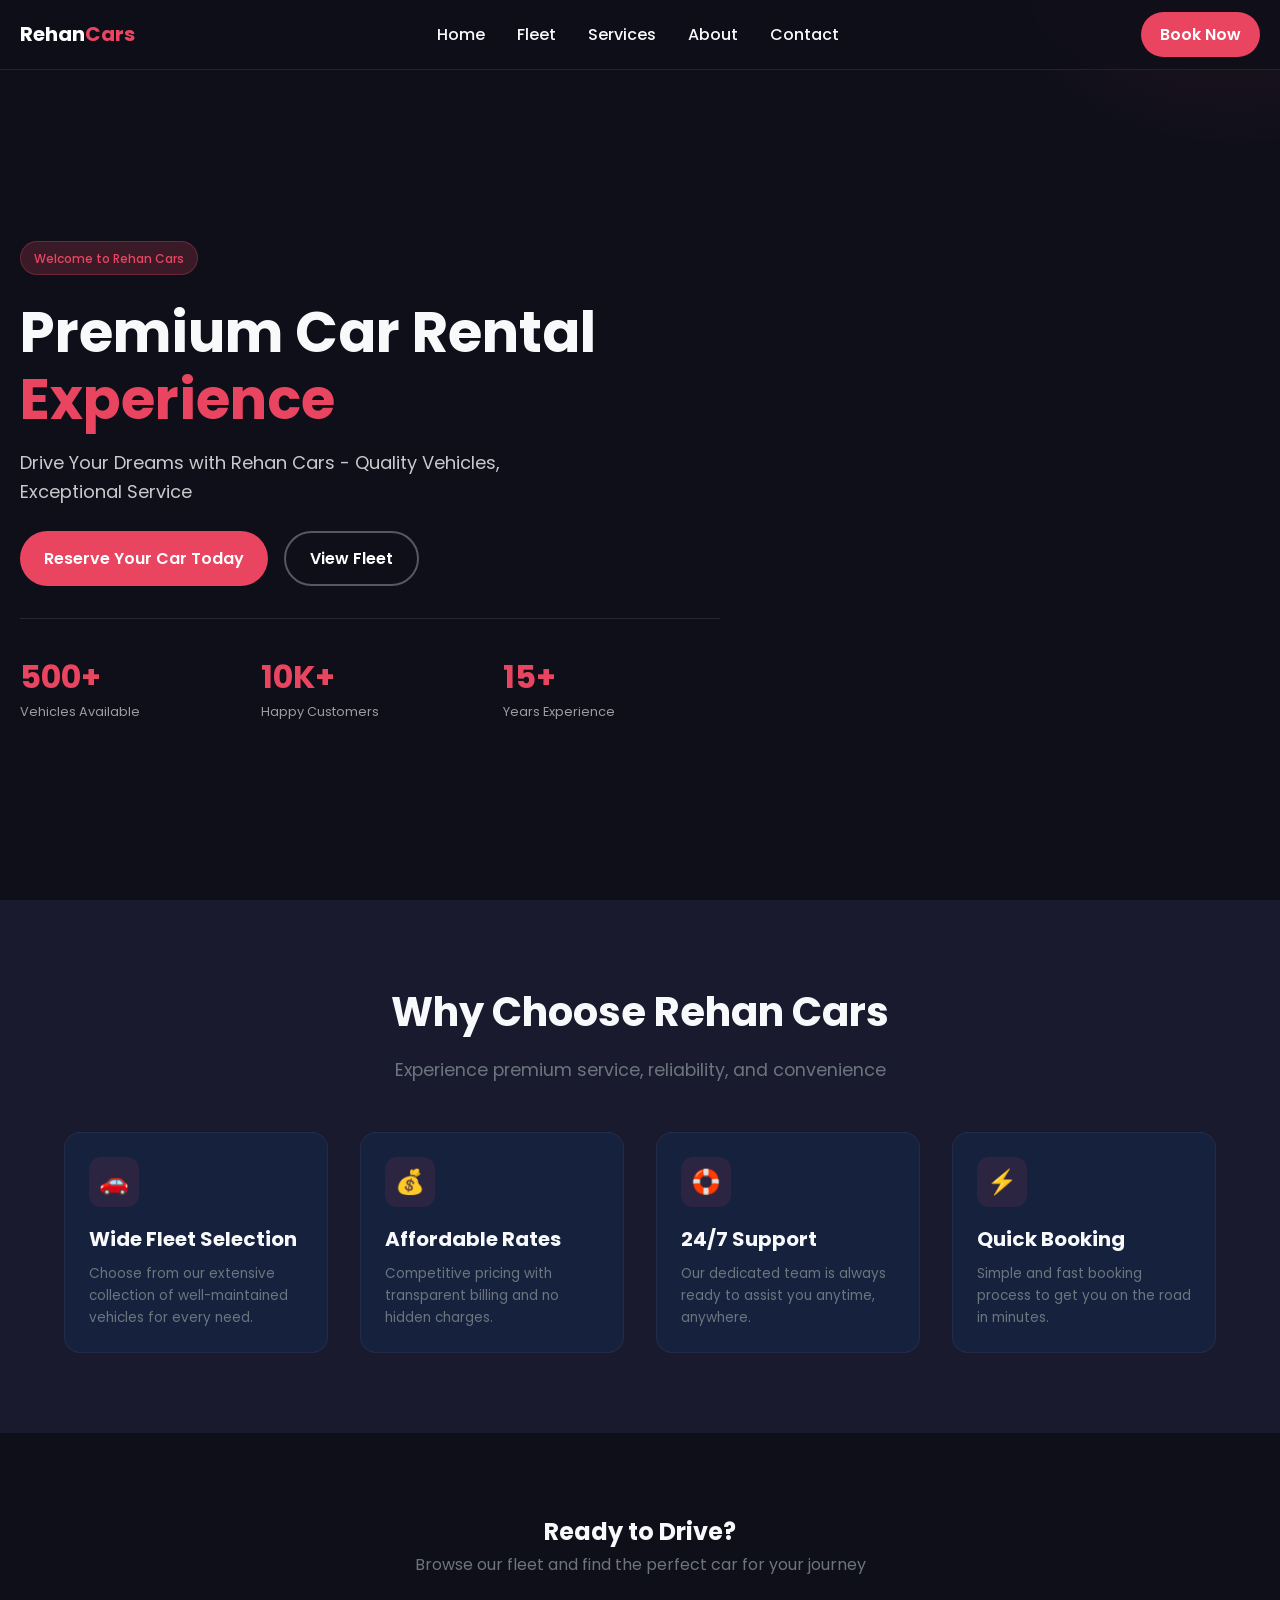
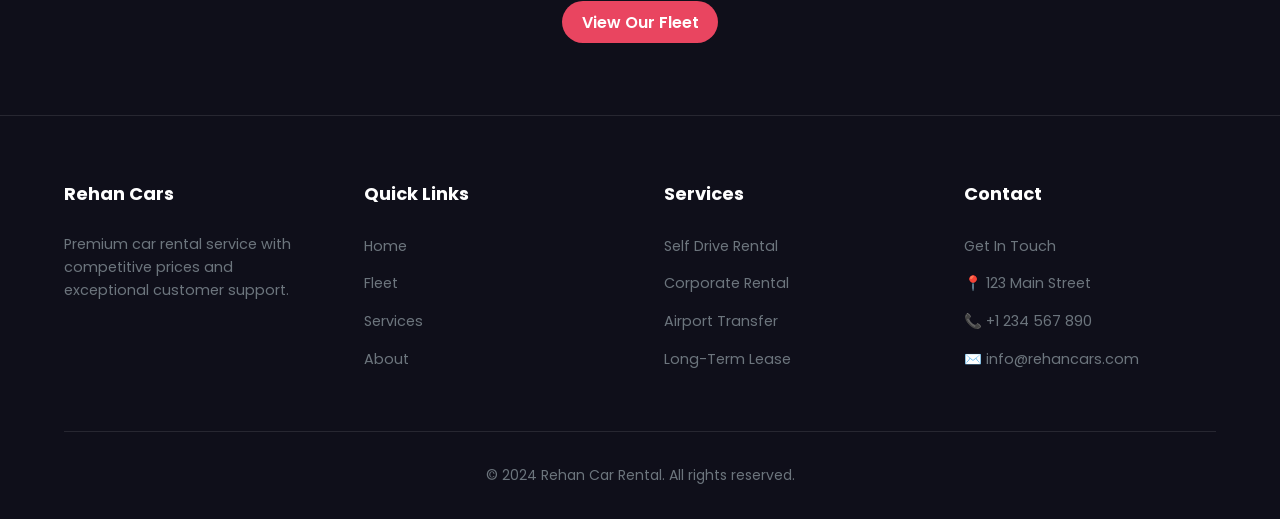
<file: index.html>
<!DOCTYPE html>
<html lang="en">
<head>
    <meta charset="UTF-8">
    <meta name="viewport" content="width=device-width, initial-scale=1.0">
    <title>Rehan Car Rental - Premium Vehicle Rentals</title>
    <link rel="preconnect" href="https://fonts.googleapis.com">
    <link rel="preconnect" href="https://fonts.gstatic.com" crossorigin>
    <link rel="stylesheet" href="style.css">
    <link href="https://fonts.googleapis.com/css2?family=Poppins:wght@300;400;500;600;700&display=swap" rel="stylesheet">
</head>
<body>
    <header>
        <a href="index.html" class="logo">Rehan<span>Cars</span></a>
        <nav>
            <ul>
                <li><a href="index.html" class="active">Home</a></li>
                <li><a href="fleet.html">Fleet</a></li>
                <li><a href="services.html">Services</a></li>
                <li><a href="about.html">About</a></li>
                <li><a href="contact.html">Contact</a></li>
            </ul>
        </nav>
        <div class="hamburger" onclick="toggleMenu()">
            <span></span>
            <span></span>
            <span></span>
        </div>
        <a href="contact.html" class="cta-btn">Book Now</a>
    </header>

    <nav class="mobile-nav" id="mobileNav">
        <a href="index.html" class="active">Home</a>
        <a href="fleet.html">Fleet</a>
        <a href="services.html">Services</a>
        <a href="about.html">About</a>
        <a href="contact.html">Contact</a>
    </nav>

    <section class="hero">
        <div class="hero-content">
            <div class="hero-badge">Welcome to Rehan Cars</div>
            <h1>Premium Car Rental <span>Experience</span></h1>
            <p>Drive Your Dreams with Rehan Cars - Quality Vehicles, Exceptional Service</p>
            <div class="hero-buttons">
                <a href="contact.html" class="btn-primary">Reserve Your Car Today</a>
                <a href="fleet.html" class="btn-secondary">View Fleet</a>
            </div>
            <div class="stats">
                <div class="stat-item">
                    <h3>500+</h3>
                    <p>Vehicles Available</p>
                </div>
                <div class="stat-item">
                    <h3>10K+</h3>
                    <p>Happy Customers</p>
                </div>
                <div class="stat-item">
                    <h3>15+</h3>
                    <p>Years Experience</p>
                </div>
            </div>
        </div>
    </section>

    <section class="section section-dark">
        <div class="section-header">
            <h2>Why Choose <span>Rehan Cars</span></h2>
            <p>Experience premium service, reliability, and convenience</p>
        </div>
        <div class="grid-4" style="max-width: 1200px; margin: 0 auto;">
            <div class="card">
                <div class="card-icon">🚗</div>
                <h3>Wide Fleet Selection</h3>
                <p>Choose from our extensive collection of well-maintained vehicles for every need.</p>
            </div>
            <div class="card">
                <div class="card-icon">💰</div>
                <h3>Affordable Rates</h3>
                <p>Competitive pricing with transparent billing and no hidden charges.</p>
            </div>
            <div class="card">
                <div class="card-icon">🛟</div>
                <h3>24/7 Support</h3>
                <p>Our dedicated team is always ready to assist you anytime, anywhere.</p>
            </div>
            <div class="card">
                <div class="card-icon">⚡</div>
                <h3>Quick Booking</h3>
                <p>Simple and fast booking process to get you on the road in minutes.</p>
            </div>
        </div>
    </section>

    <section class="section section-light">
        <div style="max-width: 800px; margin: 0 auto; text-align: center; padding: 0 1.25rem;">
            <h2>Ready to Drive?</h2>
            <p style="color: var(--text-muted); margin-bottom: 2rem;">Browse our fleet and find the perfect car for your journey</p>
            <a href="fleet.html" class="cta-btn">View Our Fleet</a>
        </div>
    </section>

    <footer>
        <div class="footer-grid">
            <div class="footer-col">
                <h4>Rehan Cars</h4>
                <p style="color: var(--text-muted); font-size: 0.9rem;">Premium car rental service with competitive prices and exceptional customer support.</p>
            </div>
            <div class="footer-col">
                <h4>Quick Links</h4>
                <ul>
                    <li><a href="index.html">Home</a></li>
                    <li><a href="fleet.html">Fleet</a></li>
                    <li><a href="services.html">Services</a></li>
                    <li><a href="about.html">About</a></li>
                </ul>
            </div>
            <div class="footer-col">
                <h4>Services</h4>
                <ul>
                    <li><a href="services.html">Self Drive Rental</a></li>
                    <li><a href="services.html">Corporate Rental</a></li>
                    <li><a href="services.html">Airport Transfer</a></li>
                    <li><a href="services.html">Long-Term Lease</a></li>
                </ul>
            </div>
            <div class="footer-col">
                <h4>Contact</h4>
                <ul>
                    <li><a href="contact.html">Get In Touch</a></li>
                    <li><a href="contact.html">📍 123 Main Street</a></li>
                    <li><a href="tel:+1234567890">📞 +1 234 567 890</a></li>
                    <li><a href="mailto:info@rehancars.com">✉️ info@rehancars.com</a></li>
                </ul>
            </div>
        </div>
        <div class="footer-bottom">
            <p>&copy; 2024 Rehan Car Rental. All rights reserved.</p>
        </div>
    </footer>

    <script>
        function toggleMenu() {
            const hamburger = document.querySelector('.hamburger');
            const mobileNav = document.getElementById('mobileNav');
            hamburger.classList.toggle('active');
            mobileNav.classList.toggle('active');
        }

        // Close menu when a link is clicked
        document.querySelectorAll('.mobile-nav a').forEach(link => {
            link.addEventListener('click', () => {
                document.querySelector('.hamburger').classList.remove('active');
                document.getElementById('mobileNav').classList.remove('active');
            });
        });
    </script>
</body>
</html>
</file>
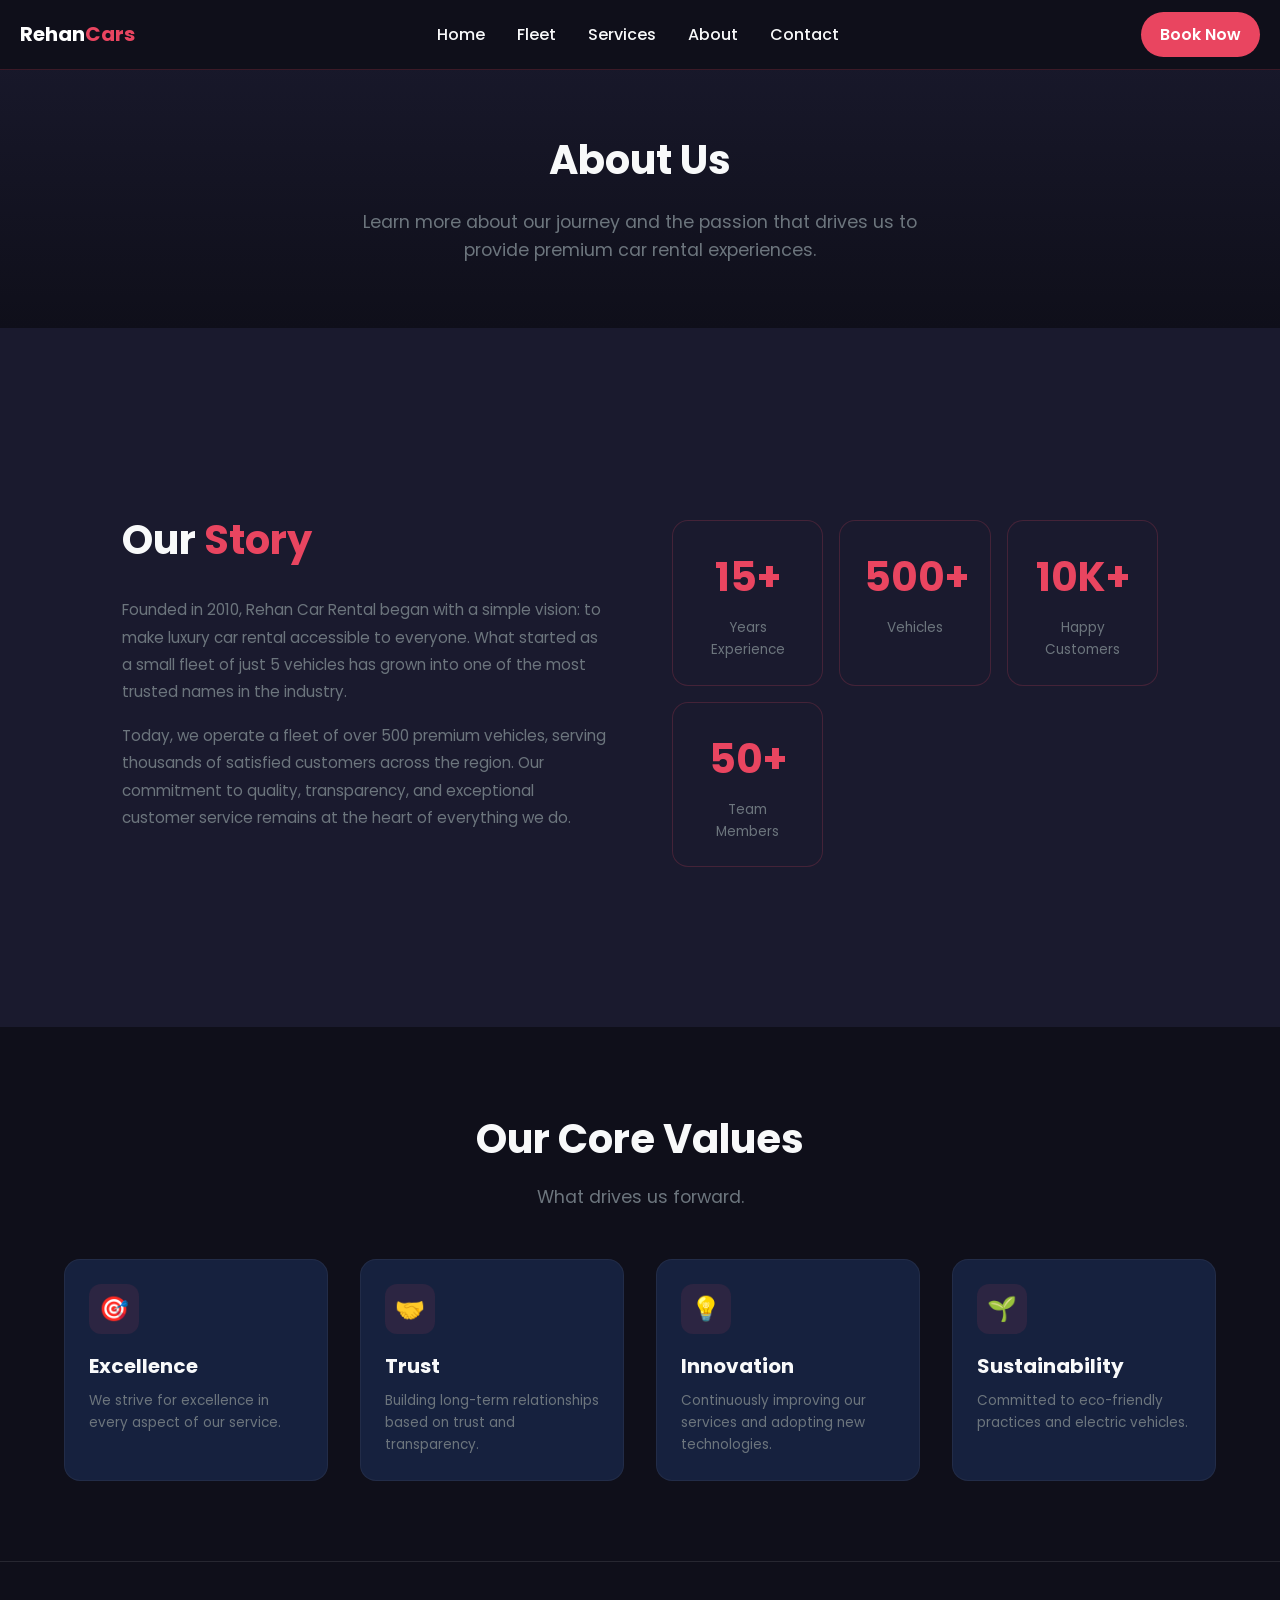
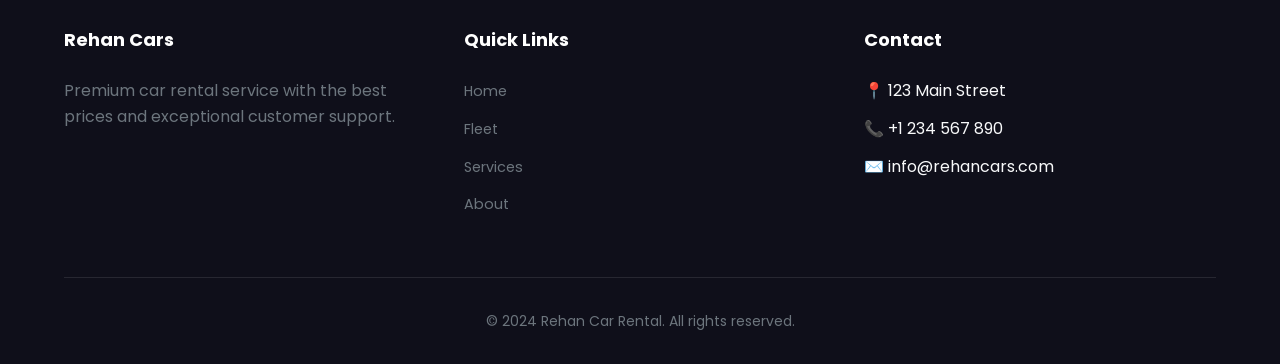
<file: about.html>
<!DOCTYPE html>
<html lang="en">
<head>
    <meta charset="UTF-8">
    <meta name="viewport" content="width=device-width, initial-scale=1.0">
    <title>About Us - Rehan Car Rental</title>
    <link rel="preconnect" href="https://fonts.googleapis.com">
    <link rel="preconnect" href="https://fonts.gstatic.com" crossorigin>
    <link rel="stylesheet" href="style.css">
    <link href="https://fonts.googleapis.com/css2?family=Poppins:wght@300;400;500;600;700&display=swap" rel="stylesheet">
</head>
<body>
    <header>
        <a href="index.html" class="logo">Rehan<span>Cars</span></a>
        <nav>
            <ul>
                <li><a href="index.html">Home</a></li>
                <li><a href="fleet.html">Fleet</a></li>
                <li><a href="services.html">Services</a></li>
                <li><a href="about.html" class="active">About</a></li>
                <li><a href="contact.html">Contact</a></li>
            </ul>
        </nav>
        <div class="hamburger" onclick="toggleMenu()">
            <span></span>
            <span></span>
            <span></span>
        </div>
        <a href="contact.html" class="cta-btn">Book Now</a>
    </header>

    <nav class="mobile-nav" id="mobileNav">
        <a href="index.html">Home</a>
        <a href="fleet.html">Fleet</a>
        <a href="services.html">Services</a>
        <a href="about.html" class="active">About</a>
        <a href="contact.html">Contact</a>
    </nav>

    <section class="page-header">
        <h1>About <span>Us</span></h1>
        <p>Learn more about our journey and the passion that drives us to provide premium car rental experiences.</p>
    </section>

    <section class="section section-dark">
        <div class="story-section">
            <div class="story-content">
                <h2>Our <span>Story</span></h2>
                <p>Founded in 2010, Rehan Car Rental began with a simple vision: to make luxury car rental accessible to everyone. What started as a small fleet of just 5 vehicles has grown into one of the most trusted names in the industry.</p>
                <p>Today, we operate a fleet of over 500 premium vehicles, serving thousands of satisfied customers across the region. Our commitment to quality, transparency, and exceptional customer service remains at the heart of everything we do.</p>
            </div>
            <div class="stats-grid">
                <div class="stat-box">
                    <h3>15+</h3>
                    <p>Years Experience</p>
                </div>
                <div class="stat-box">
                    <h3>500+</h3>
                    <p>Vehicles</p>
                </div>
                <div class="stat-box">
                    <h3>10K+</h3>
                    <p>Happy Customers</p>
                </div>
                <div class="stat-box">
                    <h3>50+</h3>
                    <p>Team Members</p>
                </div>
            </div>
        </div>
    </section>

    <section class="section section-light">
        <div class="section-header">
            <h2>Our Core Values</h2>
            <p>What drives us forward.</p>
        </div>
        <div class="grid-4">
            <div class="card">
                <div class="card-icon">🎯</div>
                <h3>Excellence</h3>
                <p>We strive for excellence in every aspect of our service.</p>
            </div>
            <div class="card">
                <div class="card-icon">🤝</div>
                <h3>Trust</h3>
                <p>Building long-term relationships based on trust and transparency.</p>
            </div>
            <div class="card">
                <div class="card-icon">💡</div>
                <h3>Innovation</h3>
                <p>Continuously improving our services and adopting new technologies.</p>
            </div>
            <div class="card">
                <div class="card-icon">🌱</div>
                <h3>Sustainability</h3>
                <p>Committed to eco-friendly practices and electric vehicles.</p>
            </div>
        </div>
    </section>

    <footer>
        <div class="footer-grid">
            <div class="footer-col">
                <h4>Rehan Cars</h4>
                <p style="color: var(--text-muted);">Premium car rental service with the best prices and exceptional customer support.</p>
            </div>
            <div class="footer-col">
                <h4>Quick Links</h4>
                <ul>
                    <li><a href="index.html">Home</a></li>
                    <li><a href="fleet.html">Fleet</a></li>
                    <li><a href="services.html">Services</a></li>
                    <li><a href="about.html">About</a></li>
                </ul>
            </div>
            <div class="footer-col">
                <h4>Contact</h4>
                <ul>
                    <li>📍 123 Main Street</li>
                    <li>📞 +1 234 567 890</li>
                    <li>✉️ info@rehancars.com</li>
                </ul>
            </div>
        </div>
        <div class="footer-bottom">
            <p>© 2024 Rehan Car Rental. All rights reserved.</p>
        </div>
    </footer>

    <script>
        function toggleMenu() {
            const hamburger = document.querySelector('.hamburger');
            const mobileNav = document.getElementById('mobileNav');
            hamburger.classList.toggle('active');
            mobileNav.classList.toggle('active');
        }

        document.querySelectorAll('.mobile-nav a').forEach(link => {
            link.addEventListener('click', () => {
                document.querySelector('.hamburger').classList.remove('active');
                document.getElementById('mobileNav').classList.remove('active');
            });
        });
    </script>
</body>
</html>
</file>
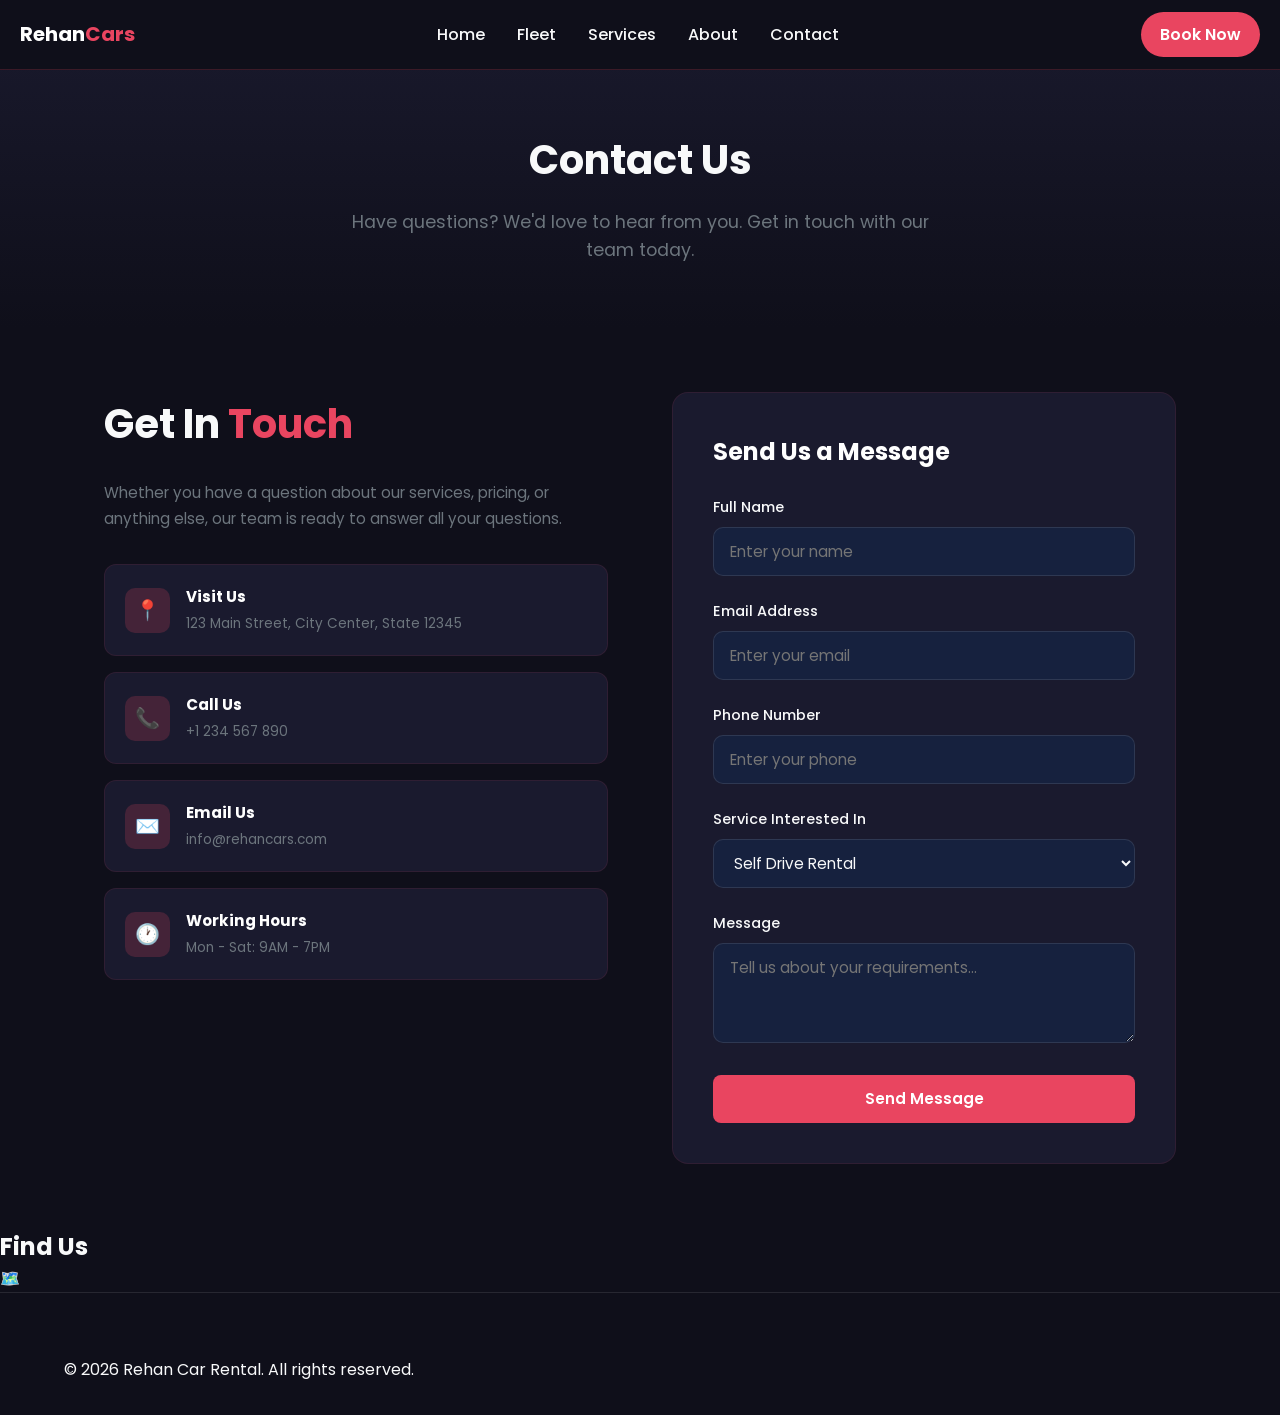
<file: contact.html>
<!DOCTYPE html>
<html lang="en">
<head>
    <meta charset="UTF-8">
    <meta name="viewport" content="width=device-width, initial-scale=1.0">
    <title>Contact Us - Rehan Car Rental</title>
    <link rel="preconnect" href="https://fonts.googleapis.com">
    <link rel="preconnect" href="https://fonts.gstatic.com" crossorigin>
    <link rel="stylesheet" href="style.css">
    <link href="https://fonts.googleapis.com/css2?family=Poppins:wght@300;400;500;600;700&display=swap" rel="stylesheet">
</head>
<body>
    <header>
        <a href="index.html" class="logo">Rehan<span>Cars</span></a>
        <nav>
            <ul>
                <li><a href="index.html">Home</a></li>
                <li><a href="fleet.html">Fleet</a></li>
                <li><a href="services.html">Services</a></li>
                <li><a href="about.html">About</a></li>
                <li><a href="contact.html" class="active">Contact</a></li>
            </ul>
        </nav>
        <div class="hamburger" onclick="toggleMenu()">
            <span></span>
            <span></span>
            <span></span>
        </div>
        <a href="contact.html" class="cta-btn">Book Now</a>
    </header>

    <nav class="mobile-nav" id="mobileNav">
        <a href="index.html">Home</a>
        <a href="fleet.html">Fleet</a>
        <a href="services.html">Services</a>
        <a href="about.html">About</a>
        <a href="contact.html" class="active">Contact</a>
    </nav>

    <section class="page-header">
        <h1>Contact <span>Us</span></h1>
        <p>Have questions? We'd love to hear from you. Get in touch with our team today.</p>
    </section>

    <section class="contact-section">
        <div class="contact-info">
            <h2>Get In <span>Touch</span></h2>
            <p>Whether you have a question about our services, pricing, or anything else, our team is ready to answer all your questions.</p>
            
            <div class="contact-methods">
                <div class="contact-item">
                    <div class="contact-icon">📍</div>
                    <div class="contact-details">
                        <h4>Visit Us</h4>
                        <p>123 Main Street, City Center, State 12345</p>
                    </div>
                </div>
                <div class="contact-item">
                    <div class="contact-icon">📞</div>
                    <div class="contact-details">
                        <h4>Call Us</h4>
                        <p>+1 234 567 890</p>
                    </div>
                </div>
                <div class="contact-item">
                    <div class="contact-icon">✉️</div>
                    <div class="contact-details">
                        <h4>Email Us</h4>
                        <p>info@rehancars.com</p>
                    </div>
                </div>
                <div class="contact-item">
                    <div class="contact-icon">🕐</div>
                    <div class="contact-details">
                        <h4>Working Hours</h4>
                        <p>Mon - Sat: 9AM - 7PM</p>
                    </div>
                </div>
            </div>
        </div>

        <div class="contact-form">
            <h3>Send Us a Message</h3>
            <form>
                <div class="form-group">
                    <label>Full Name</label>
                    <input type="text" placeholder="Enter your name" required>
                </div>
                <div class="form-group">
                    <label>Email Address</label>
                    <input type="email" placeholder="Enter your email" required>
                </div>
                <div class="form-group">
                    <label>Phone Number</label>
                    <input type="tel" placeholder="Enter your phone">
                </div>
                <div class="form-group">
                    <label>Service Interested In</label>
                    <select>
                        <option>Self Drive Rental</option>
                        <option>Corporate Rental</option>
                        <option>Wedding Services</option>
                        <option>Airport Transfer</option>
                        <option>Long-Term Lease</option>
                        <option>Other</option>
                    </select>
                </div>
                <div class="form-group">
                    <label>Message</label>
                    <textarea placeholder="Tell us about your requirements..."></textarea>
                </div>
                <button type="submit" class="submit-btn">Send Message</button>
            </form>
        </div>
    </section>

    <section class="map-section">
        <h2>Find Us</h2>
        <div class="map-placeholder">
            🗺️
        </div>
    </section>

    <footer>
        <p>© 2026 Rehan Car Rental. All rights reserved.</p>
    </footer>

    <script>
        function toggleMenu() {
            const hamburger = document.querySelector('.hamburger');
            const mobileNav = document.getElementById('mobileNav');
            hamburger.classList.toggle('active');
            mobileNav.classList.toggle('active');
        }

        document.querySelectorAll('.mobile-nav a').forEach(link => {
            link.addEventListener('click', () => {
                document.querySelector('.hamburger').classList.remove('active');
                document.getElementById('mobileNav').classList.remove('active');
            });
        });
    </script>
</body>
</html>
</file>
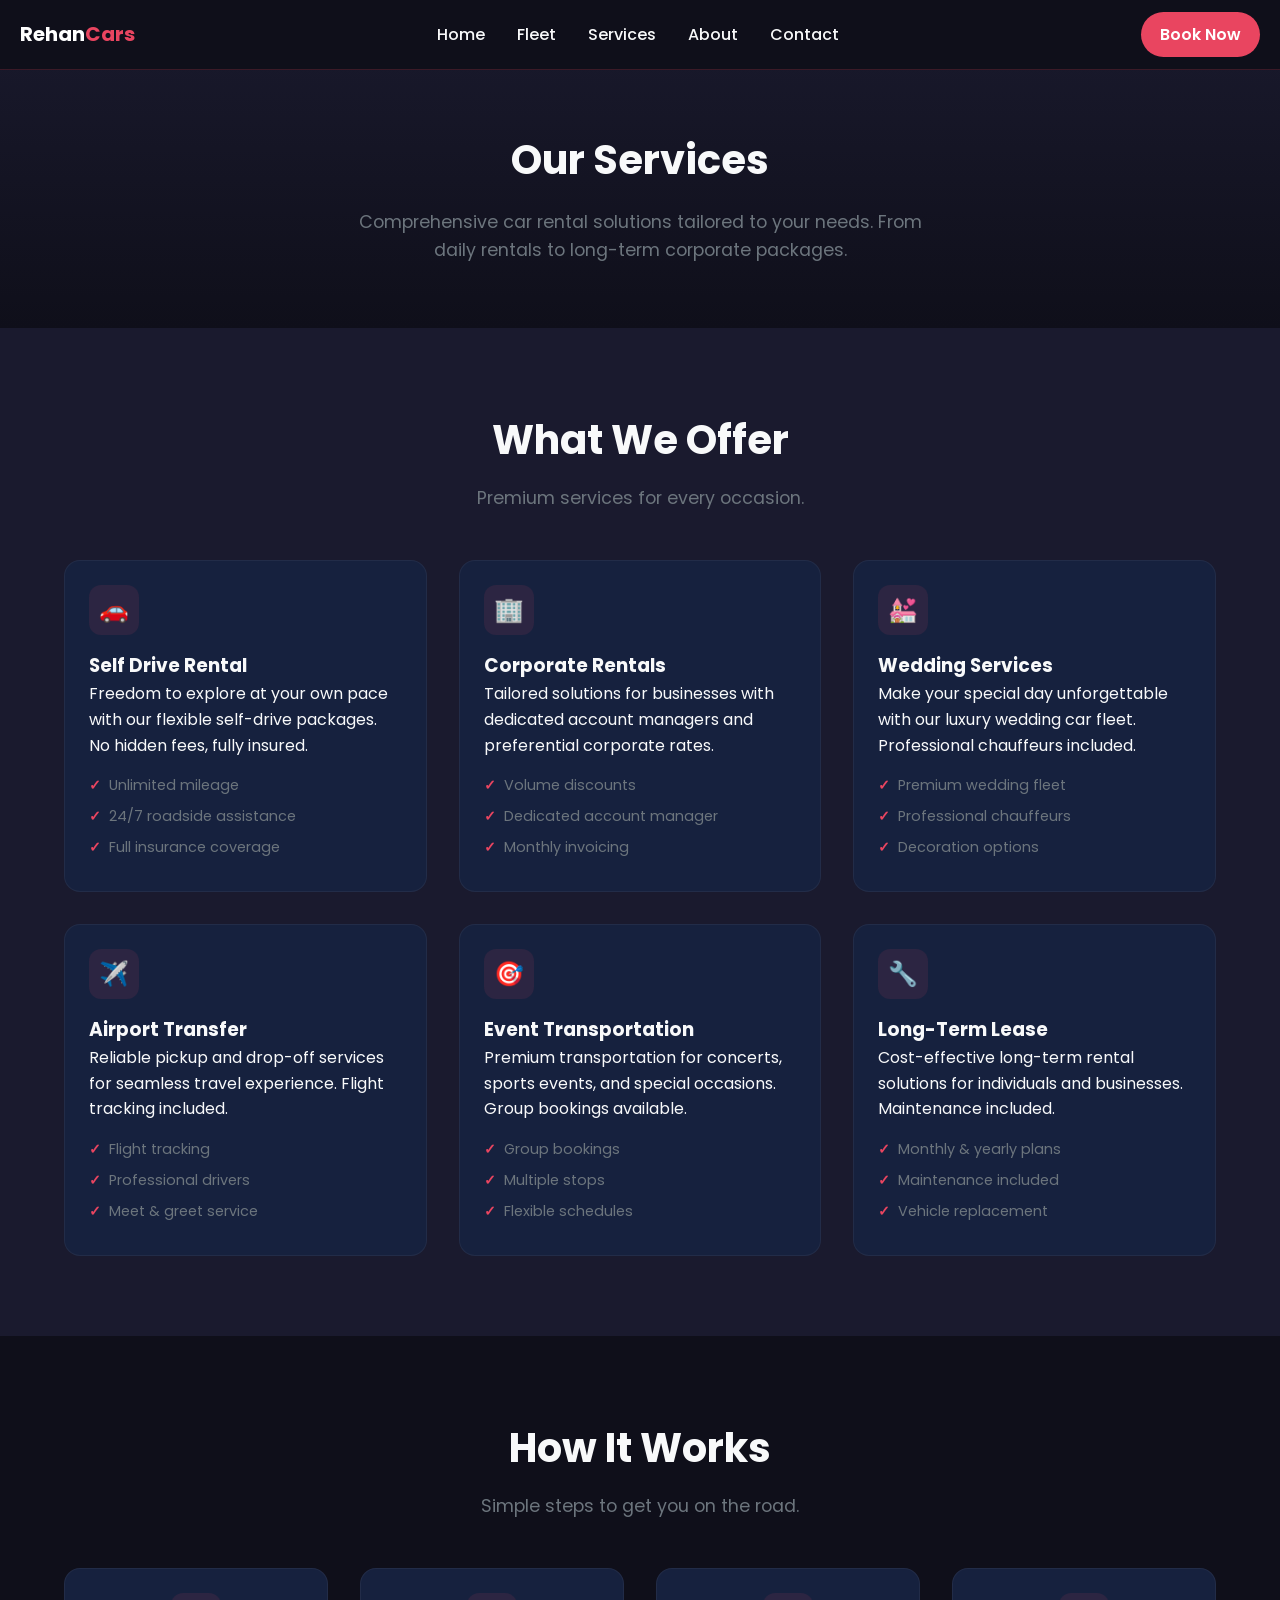
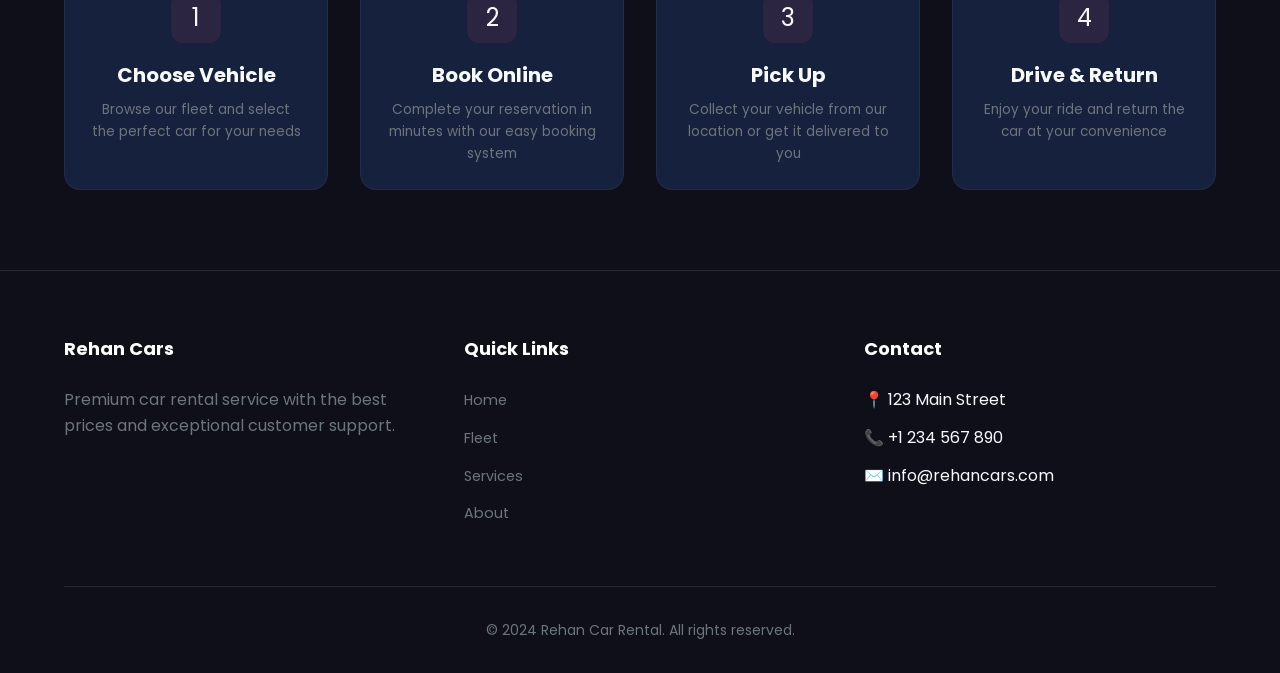
<file: services.html>
<!DOCTYPE html>
<html lang="en">
<head>
    <meta charset="UTF-8">
    <meta name="viewport" content="width=device-width, initial-scale=1.0">
    <title>Services - Rehan Car Rental</title>
    <link rel="preconnect" href="https://fonts.googleapis.com">
    <link rel="preconnect" href="https://fonts.gstatic.com" crossorigin>
    <link rel="stylesheet" href="style.css">
    <link href="https://fonts.googleapis.com/css2?family=Poppins:wght@300;400;500;600;700&display=swap" rel="stylesheet">
</head>
<body>
    <header>
        <a href="index.html" class="logo">Rehan<span>Cars</span></a>
        <nav>
            <ul>
                <li><a href="index.html">Home</a></li>
                <li><a href="fleet.html">Fleet</a></li>
                <li><a href="services.html" class="active">Services</a></li>
                <li><a href="about.html">About</a></li>
                <li><a href="contact.html">Contact</a></li>
            </ul>
        </nav>
        <div class="hamburger" onclick="toggleMenu()">
            <span></span>
            <span></span>
            <span></span>
        </div>
        <a href="contact.html" class="cta-btn">Book Now</a>
    </header>

    <nav class="mobile-nav" id="mobileNav">
        <a href="index.html">Home</a>
        <a href="fleet.html">Fleet</a>
        <a href="services.html" class="active">Services</a>
        <a href="about.html">About</a>
        <a href="contact.html">Contact</a>
    </nav>

    <section class="page-header">
        <h1>Our <span>Services</span></h1>
        <p>Comprehensive car rental solutions tailored to your needs. From daily rentals to long-term corporate packages.</p>
    </section>

    <section class="section section-dark">
        <div class="section-header">
            <h2>What We Offer</h2>
            <p>Premium services for every occasion.</p>
        </div>
        <div class="grid-3">
            <div class="service-card">
                <div class="card-icon">🚗</div>
                <h3>Self Drive Rental</h3>
                <p>Freedom to explore at your own pace with our flexible self-drive packages. No hidden fees, fully insured.</p>
                <div class="service-features">
                    <li>Unlimited mileage</li>
                    <li>24/7 roadside assistance</li>
                    <li>Full insurance coverage</li>
                </div>
            </div>
            <div class="service-card">
                <div class="card-icon">🏢</div>
                <h3>Corporate Rentals</h3>
                <p>Tailored solutions for businesses with dedicated account managers and preferential corporate rates.</p>
                <div class="service-features">
                    <li>Volume discounts</li>
                    <li>Dedicated account manager</li>
                    <li>Monthly invoicing</li>
                </div>
            </div>
            <div class="service-card">
                <div class="card-icon">💒</div>
                <h3>Wedding Services</h3>
                <p>Make your special day unforgettable with our luxury wedding car fleet. Professional chauffeurs included.</p>
                <div class="service-features">
                    <li>Premium wedding fleet</li>
                    <li>Professional chauffeurs</li>
                    <li>Decoration options</li>
                </div>
            </div>
            <div class="service-card">
                <div class="card-icon">✈️</div>
                <h3>Airport Transfer</h3>
                <p>Reliable pickup and drop-off services for seamless travel experience. Flight tracking included.</p>
                <div class="service-features">
                    <li>Flight tracking</li>
                    <li>Professional drivers</li>
                    <li>Meet & greet service</li>
                </div>
            </div>
            <div class="service-card">
                <div class="card-icon">🎯</div>
                <h3>Event Transportation</h3>
                <p>Premium transportation for concerts, sports events, and special occasions. Group bookings available.</p>
                <div class="service-features">
                    <li>Group bookings</li>
                    <li>Multiple stops</li>
                    <li>Flexible schedules</li>
                </div>
            </div>
            <div class="service-card">
                <div class="card-icon">🔧</div>
                <h3>Long-Term Lease</h3>
                <p>Cost-effective long-term rental solutions for individuals and businesses. Maintenance included.</p>
                <div class="service-features">
                    <li>Monthly & yearly plans</li>
                    <li>Maintenance included</li>
                    <li>Vehicle replacement</li>
                </div>
            </div>
        </div>
    </section>

    <section class="section section-light">
        <div class="section-header">
            <h2>How It Works</h2>
            <p>Simple steps to get you on the road.</p>
        </div>
        <div class="grid-4">
            <div class="card" style="text-align: center;">
                <div class="card-icon" style="margin: 0 auto 1rem;">1</div>
                <h3>Choose Vehicle</h3>
                <p>Browse our fleet and select the perfect car for your needs</p>
            </div>
            <div class="card" style="text-align: center;">
                <div class="card-icon" style="margin: 0 auto 1rem;">2</div>
                <h3>Book Online</h3>
                <p>Complete your reservation in minutes with our easy booking system</p>
            </div>
            <div class="card" style="text-align: center;">
                <div class="card-icon" style="margin: 0 auto 1rem;">3</div>
                <h3>Pick Up</h3>
                <p>Collect your vehicle from our location or get it delivered to you</p>
            </div>
            <div class="card" style="text-align: center;">
                <div class="card-icon" style="margin: 0 auto 1rem;">4</div>
                <h3>Drive & Return</h3>
                <p>Enjoy your ride and return the car at your convenience</p>
            </div>
        </div>
    </section>

    <footer>
        <div class="footer-grid">
            <div class="footer-col">
                <h4>Rehan Cars</h4>
                <p style="color: var(--text-muted);">Premium car rental service with the best prices and exceptional customer support.</p>
            </div>
            <div class="footer-col">
                <h4>Quick Links</h4>
                <ul>
                    <li><a href="index.html">Home</a></li>
                    <li><a href="fleet.html">Fleet</a></li>
                    <li><a href="services.html">Services</a></li>
                    <li><a href="about.html">About</a></li>
                </ul>
            </div>
            <div class="footer-col">
                <h4>Contact</h4>
                <ul>
                    <li>📍 123 Main Street</li>
                    <li>📞 +1 234 567 890</li>
                    <li>✉️ info@rehancars.com</li>
                </ul>
            </div>
        </div>
        <div class="footer-bottom">
            <p>© 2024 Rehan Car Rental. All rights reserved.</p>
        </div>
    </footer>

    <script>
        function toggleMenu() {
            const hamburger = document.querySelector('.hamburger');
            const mobileNav = document.getElementById('mobileNav');
            hamburger.classList.toggle('active');
            mobileNav.classList.toggle('active');
        }

        document.querySelectorAll('.mobile-nav a').forEach(link => {
            link.addEventListener('click', () => {
                document.querySelector('.hamburger').classList.remove('active');
                document.getElementById('mobileNav').classList.remove('active');
            });
        });
    </script>
</body>
</html>
</file>
<file: style.css>
/* Rehan Car Rental - Unified Stylesheet */
/* All pages use these same styles */

* {
    margin: 0;
    padding: 0;
    box-sizing: border-box;
}

:root {
    --primary: #1a1a2e;
    --secondary: #16213e;
    --accent: #e94560;
    --light: #f8f9fa;
    --dark: #0f0f1a;
    --text-muted: #6c757d;
    --white: #ffffff;
}

body {
    font-family: 'Poppins', sans-serif;
    line-height: 1.6;
    color: var(--light);
    background: var(--dark);
}

a { text-decoration: none; color: inherit; }
ul { list-style: none; }
button { font-family: inherit; cursor: pointer; }

/* HEADER */
header {
    position: fixed;
    top: 0;
    left: 0;
    right: 0;
    z-index: 1000;
    background: rgba(15, 15, 26, 0.95);
    backdrop-filter: blur(10px);
    padding: 0.75rem 1.25rem;
    display: flex;
    justify-content: space-between;
    align-items: center;
    border-bottom: 1px solid rgba(233, 69, 96, 0.2);
}

.logo { font-size: 1.25rem; font-weight: 700; color: var(--white); }
.logo span { color: var(--accent); }

/* Hamburger Menu */
.hamburger {
    display: none;
    flex-direction: column;
    cursor: pointer;
    gap: 0.4rem;
}

.hamburger span {
    width: 25px;
    height: 3px;
    background: var(--white);
    border-radius: 2px;
    transition: all 0.3s ease;
}

.hamburger.active span:nth-child(1) {
    transform: rotate(45deg) translate(8px, 8px);
}

.hamburger.active span:nth-child(2) {
    opacity: 0;
}

.hamburger.active span:nth-child(3) {
    transform: rotate(-45deg) translate(8px, -8px);
}

nav {
    display: flex;
    align-items: center;
    flex: 1;
    justify-content: center;
}

nav ul { 
    display: flex; 
    gap: 2rem; 
    list-style: none;
}

nav a { 
    color: var(--light); 
    font-weight: 500; 
    transition: color 0.3s; 
    position: relative; 
}

nav a::after { 
    content: ''; 
    position: absolute; 
    bottom: -5px; 
    left: 0; 
    width: 0; 
    height: 2px; 
    background: var(--accent); 
    transition: width 0.3s; 
}

nav a:hover { color: var(--accent); }
nav a:hover::after { width: 100%; }

/* Mobile Menu */
.mobile-nav {
    display: none;
    position: absolute;
    top: 100%;
    left: 0;
    right: 0;
    background: rgba(15, 15, 26, 0.98);
    backdrop-filter: blur(10px);
    flex-direction: column;
    padding: 1rem;
    border-bottom: 1px solid rgba(233, 69, 96, 0.2);
}

.mobile-nav.active {
    display: flex;
}

.mobile-nav a {
    padding: 0.75rem 1rem;
    color: var(--light);
    font-weight: 500;
    transition: all 0.3s;
}

.mobile-nav a:hover {
    color: var(--accent);
    background: rgba(233, 69, 96, 0.1);
    border-radius: 8px;
}

.cta-btn { 
    background: var(--accent); 
    color: var(--white); 
    padding: 0.6rem 1.2rem; 
    border-radius: 50px; 
    font-weight: 600; 
    transition: all 0.3s;
    white-space: nowrap;
}

.cta-btn:hover { 
    transform: translateY(-2px); 
    box-shadow: 0 10px 30px rgba(233, 69, 96, 0.4); 
}

/* HERO */
.hero {
    min-height: 100vh;
    display: flex;
    align-items: center;
    padding: 7rem 1.25rem 3rem;
    background: linear-gradient(rgba(15, 15, 26, 0.85), rgba(15, 15, 26, 0.9)),
                url('https://images.unsplash.com/photo-1503376780353-7e6692767b70?w=1920') center/cover;
    position: relative;
    overflow: hidden;
}

.hero::before {
    content: '';
    position: absolute;
    top: -50%;
    right: -20%;
    width: 600px;
    height: 600px;
    background: radial-gradient(circle, rgba(233, 69, 96, 0.15) 0%, transparent 70%);
    animation: pulse 8s infinite;
}

@keyframes pulse { 0%, 100% { transform: scale(1); opacity: 0.5; } 50% { transform: scale(1.2); opacity: 0.8; } }

.hero-content { max-width: 700px; position: relative; z-index: 1; }

.hero-badge {
    display: inline-block;
    background: rgba(233, 69, 96, 0.2);
    color: var(--accent);
    padding: 0.4rem 0.8rem;
    border-radius: 50px;
    font-size: 0.75rem;
    font-weight: 500;
    margin-bottom: 1.5rem;
    border: 1px solid rgba(233, 69, 96, 0.3);
}

.hero h1 { 
    font-size: clamp(1.5rem, 8vw, 3.5rem); 
    font-weight: 700; 
    line-height: 1.2; 
    margin-bottom: 1rem; 
}

.hero h1 span { color: var(--accent); }

.hero p { 
    font-size: clamp(0.9rem, 2.5vw, 1.125rem); 
    color: rgba(248, 249, 250, 0.8); 
    margin-bottom: 1.5rem; 
    max-width: 500px; 
}

.hero-buttons { display: flex; gap: 1rem; flex-wrap: wrap; margin-bottom: 2rem; }

.btn-primary, .btn-secondary {
    padding: 0.8rem 1.5rem;
    border-radius: 50px;
    font-weight: 600;
    font-size: clamp(0.85rem, 2vw, 1rem);
    transition: all 0.3s;
    white-space: nowrap;
}

.btn-primary { 
    background: var(--accent); 
    color: var(--white); 
    display: inline-flex; 
    align-items: center; 
    gap: 0.5rem; 
}

.btn-primary:hover { 
    transform: translateY(-2px); 
    box-shadow: 0 15px 40px rgba(233, 69, 96, 0.4); 
}

.btn-secondary { 
    background: transparent; 
    color: var(--white); 
    border: 2px solid rgba(255, 255, 255, 0.3); 
}

.btn-secondary:hover { 
    background: rgba(255, 255, 255, 0.1); 
    border-color: var(--white); 
}

.stats { 
    display: grid;
    grid-template-columns: repeat(auto-fit, minmax(120px, 1fr));
    gap: 1.5rem; 
    margin-top: 2rem; 
    padding-top: 2rem; 
    border-top: 1px solid rgba(255, 255, 255, 0.1); 
}

.stat-item h3 { 
    font-size: clamp(1.25rem, 5vw, 2rem); 
    color: var(--accent); 
    font-weight: 700; 
}

.stat-item p { 
    font-size: 0.8rem; 
    color: rgba(248, 249, 250, 0.6); 
    margin: 0; 
}

/* PAGE HEADER */
.page-header {
    padding: 7rem 1.25rem 3rem;
    background: linear-gradient(rgba(15, 15, 26, 0.9), var(--dark)),
                url('https://images.unsplash.com/photo-1492144534655-ae79c964c9d7?w=1920') center/cover;
    text-align: center;
    position: relative;
}

.page-header::before {
    content: '';
    position: absolute;
    top: 0;
    left: 0;
    right: 0;
    bottom: 0;
    background: linear-gradient(180deg, var(--primary) 0%, var(--dark) 100%);
}

.page-header > * { position: relative; z-index: 1; }

.page-header h1 { 
    font-size: clamp(1.75rem, 7vw, 3rem); 
    font-weight: 700; 
    margin-bottom: 1rem; 
}

.page-header p { 
    color: var(--text-muted); 
    font-size: clamp(0.9rem, 2.5vw, 1.1rem); 
    max-width: 600px; 
    margin: 0 auto; 
}

/* SECTIONS */
.section { 
    padding: 3rem 1.25rem; 
}

@media (min-width: 768px) {
    .section { padding: 5rem 5%; }
}

.section-dark { background: var(--primary); }
.section-light { background: var(--dark); }

.section-header { 
    text-align: center; 
    margin-bottom: 3rem; 
}

.section-header h2 { 
    font-size: clamp(1.5rem, 5vw, 2.5rem); 
    font-weight: 700; 
    margin-bottom: 0.75rem; 
}

.section-header p { 
    color: var(--text-muted); 
    font-size: clamp(0.9rem, 2vw, 1.1rem);
    max-width: 600px; 
    margin: 0 auto; 
}

/* GRIDS */
.grid-3 { 
    display: grid; 
    grid-template-columns: repeat(auto-fit, minmax(250px, 1fr)); 
    gap: 1.5rem; 
    max-width: 1200px; 
    margin: 0 auto; 
}

.grid-4 { 
    display: grid; 
    grid-template-columns: repeat(auto-fit, minmax(220px, 1fr)); 
    gap: 1.5rem; 
    max-width: 1200px; 
    margin: 0 auto; 
}

@media (min-width: 768px) {
    .grid-3 { grid-template-columns: repeat(auto-fit, minmax(300px, 1fr)); gap: 2rem; }
    .grid-4 { grid-template-columns: repeat(auto-fit, minmax(250px, 1fr)); gap: 2rem; }
}

/* CARDS */
.card { 
    background: var(--secondary); 
    padding: 1.5rem; 
    border-radius: 16px; 
    transition: all 0.3s; 
    border: 1px solid rgba(255, 255, 255, 0.05); 
}

.card:hover { 
    transform: translateY(-10px); 
    border-color: var(--accent); 
}

.card-icon { 
    width: 50px; 
    height: 50px; 
    background: rgba(233, 69, 96, 0.1); 
    border-radius: 12px; 
    display: flex; 
    align-items: center; 
    justify-content: center; 
    margin-bottom: 1rem; 
    font-size: 1.5rem; 
}

.card h3 { 
    font-size: clamp(1rem, 3vw, 1.25rem); 
    margin-bottom: 0.5rem; 
}

.card p { 
    color: var(--text-muted); 
    font-size: 0.85rem; 
}

/* CAR CARD */
.car-card { 
    background: var(--primary); 
    border-radius: 16px; 
    overflow: hidden; 
    transition: all 0.3s; 
    border: 1px solid rgba(255, 255, 255, 0.05); 
}

.car-card:hover { 
    transform: translateY(-10px); 
    box-shadow: 0 20px 50px rgba(0, 0, 0, 0.5); 
}

.car-image { 
    height: 150px; 
    background: linear-gradient(135deg, #2a2a4a 0%, #1a1a2e 100%); 
    display: flex; 
    align-items: center; 
    justify-content: center; 
    position: relative; 
    overflow: hidden;
}

.car-image img {
    width: 100%;
    height: 100%;
    object-fit: cover;
    display: block;
}

@media (min-width: 768px) {
    .car-image { height: 200px; }
}

.car-image::before { 
    content: '🚗'; 
    font-size: clamp(2.5rem, 8vw, 5rem); 
    opacity: 0.3; 
    display: none;
}

.car-badge { 
    position: absolute; 
    top: 0.75rem; 
    left: 0.75rem; 
    background: var(--accent); 
    color: var(--white); 
    padding: 0.25rem 0.6rem; 
    border-radius: 16px; 
    font-size: 0.65rem; 
    font-weight: 600; 
}

.car-info { padding: 1.25rem; }

.car-info h3 { 
    font-size: clamp(1rem, 3vw, 1.25rem); 
    margin-bottom: 0.5rem; 
}

.car-specs { 
    display: flex; 
    gap: 0.75rem;
    flex-wrap: wrap;
    margin-bottom: 1rem; 
    color: var(--text-muted); 
    font-size: 0.75rem; 
}

.car-specs span { 
    display: flex; 
    align-items: center; 
    gap: 0.25rem; 
}

.car-price { 
    display: flex; 
    justify-content: space-between; 
    align-items: center; 
    gap: 0.5rem;
    padding-top: 1rem; 
    border-top: 1px solid rgba(255, 255, 255, 0.1); 
}

.car-price .price { 
    font-size: clamp(1rem, 3vw, 1.5rem); 
    font-weight: 700; 
    color: var(--accent); 
}

.car-price .price span { 
    font-size: 0.75rem; 
    color: var(--text-muted); 
    font-weight: 400; 
}

.book-btn { 
    background: transparent; 
    border: 1px solid var(--accent); 
    color: var(--accent); 
    padding: 0.4rem 0.8rem; 
    border-radius: 8px; 
    font-weight: 500; 
    font-size: 0.75rem;
    transition: all 0.3s; 
}

.book-btn:hover { 
    background: var(--accent); 
    color: var(--white); 
}

/* SERVICE CARD */
.service-card { 
    background: var(--secondary); 
    padding: 1.5rem; 
    border-radius: 16px; 
    transition: all 0.3s; 
    border: 1px solid rgba(255, 255, 255, 0.05); 
}

.service-card:hover { 
    transform: translateY(-10px); 
    border-color: var(--accent); 
}

.service-features { margin-top: 1rem; }

.service-features li { 
    display: flex; 
    align-items: center; 
    gap: 0.5rem; 
    color: var(--text-muted); 
    margin-bottom: 0.5rem; 
    font-size: 0.9rem;
}

.service-features li::before { 
    content: '✓'; 
    color: var(--accent); 
    font-weight: bold; 
}

/* ABOUT */
.story-section { 
    padding: 3rem 1.25rem; 
    display: grid; 
    grid-template-columns: 1fr; 
    gap: 2rem; 
    max-width: 1200px; 
    margin: 0 auto; 
    align-items: center; 
}

@media (min-width: 1024px) {
    .story-section { 
        padding: 5rem 5%; 
        grid-template-columns: 1fr 1fr; 
        gap: 4rem; 
    }
}

.story-content h2 { 
    font-size: clamp(1.75rem, 6vw, 2.5rem); 
    margin-bottom: 1.5rem; 
}

.story-content h2 span { color: var(--accent); }

.story-content p { 
    color: var(--text-muted); 
    margin-bottom: 1rem; 
    line-height: 1.8;
    font-size: 0.95rem;
}

.stats-grid { 
    display: grid; 
    grid-template-columns: repeat(auto-fit, minmax(150px, 1fr)); 
    gap: 1rem; 
    margin-top: 2rem;
}

.stat-box { 
    background: var(--primary); 
    padding: 1.5rem; 
    border-radius: 16px; 
    text-align: center; 
    border: 1px solid rgba(233, 69, 96, 0.2); 
}

.stat-box h3 { 
    font-size: clamp(1.5rem, 5vw, 2.5rem); 
    color: var(--accent); 
    margin-bottom: 0.5rem; 
}

.stat-box p { 
    color: var(--text-muted); 
    margin: 0;
    font-size: 0.85rem;
}

/* CONTACT */
.contact-section { 
    padding: 3rem 1.25rem; 
    display: grid; 
    grid-template-columns: 1fr; 
    gap: 2rem; 
    max-width: 1200px; 
    margin: 0 auto; 
}

@media (min-width: 1024px) {
    .contact-section { 
        padding: 4rem 5%; 
        grid-template-columns: 1fr 1fr; 
        gap: 4rem; 
    }
}

.contact-info h2 { 
    font-size: clamp(1.75rem, 6vw, 2.5rem); 
    margin-bottom: 1.5rem; 
}

.contact-info h2 span { color: var(--accent); }

.contact-info > p { 
    color: var(--text-muted); 
    margin-bottom: 2rem; 
    line-height: 1.7;
    font-size: 0.95rem;
}

.contact-methods { 
    display: flex; 
    flex-direction: column; 
    gap: 1rem; 
}

.contact-item { 
    display: flex; 
    align-items: center; 
    gap: 1rem; 
    padding: 1.25rem; 
    background: var(--primary); 
    border-radius: 12px; 
    border: 1px solid rgba(233, 69, 96, 0.1); 
    transition: all 0.3s; 
}

.contact-item:hover { 
    border-color: var(--accent); 
    transform: translateX(10px); 
}

.contact-icon { 
    width: 45px; 
    height: 45px; 
    background: rgba(233, 69, 96, 0.2); 
    border-radius: 10px; 
    display: flex; 
    align-items: center; 
    justify-content: center; 
    font-size: 1.25rem;
    flex-shrink: 0;
}

.contact-details h4 { 
    margin-bottom: 0.25rem; 
    color: var(--white);
    font-size: 0.95rem;
}

.contact-details p { 
    color: var(--text-muted); 
    margin: 0;
    font-size: 0.85rem;
}

.contact-form { 
    background: var(--primary); 
    padding: 1.5rem; 
    border-radius: 16px; 
    border: 1px solid rgba(233, 69, 96, 0.1); 
}

@media (min-width: 768px) {
    .contact-form { padding: 2.5rem; }
}

.contact-form h3 { 
    font-size: clamp(1.25rem, 4vw, 1.5rem); 
    margin-bottom: 1.5rem; 
    color: var(--white); 
}

.form-group { margin-bottom: 1.25rem; }

.form-group label { 
    display: block; 
    margin-bottom: 0.5rem; 
    color: var(--light); 
    font-weight: 500;
    font-size: 0.9rem;
}

.form-group input, 
.form-group select, 
.form-group textarea { 
    width: 100%; 
    padding: 0.6rem 0.8rem; 
    background: var(--secondary); 
    border: 1px solid rgba(255, 255, 255, 0.1); 
    border-radius: 8px; 
    color: var(--light); 
    font-family: inherit; 
    transition: all 0.3s;
    font-size: 0.95rem;
}

.form-group input:focus, 
.form-group select:focus, 
.form-group textarea:focus { 
    outline: none; 
    border-color: var(--accent); 
}

.form-group textarea { 
    min-height: 100px; 
    resize: vertical; 
}

.submit-btn { 
    width: 100%; 
    background: var(--accent); 
    color: var(--white); 
    padding: 0.8rem; 
    border: none; 
    border-radius: 8px; 
    font-size: 0.95rem; 
    font-weight: 600; 
    cursor: pointer; 
    transition: all 0.3s; 
}

.submit-btn:hover { 
    transform: translateY(-2px); 
    box-shadow: 0 10px 30px rgba(233, 69, 96, 0.3); 
}

/* FOOTER */
footer { 
    padding: 3rem 1.25rem 1.5rem; 
    background: var(--primary); 
    border-top: 1px solid rgba(233, 69, 96, 0.2); 
}

@media (min-width: 768px) {
    footer { padding: 4rem 5% 2rem; }
}

.footer-grid { 
    display: grid; 
    grid-template-columns: repeat(auto-fit, minmax(160px, 1fr)); 
    gap: 2rem; 
    max-width: 1200px; 
    margin: 0 auto 2rem; 
}

@media (min-width: 768px) {
    .footer-grid { gap: 3rem; margin-bottom: 3rem; }
}

.footer-col h4 { 
    font-size: clamp(0.95rem, 2.5vw, 1.125rem); 
    margin-bottom: 1rem; 
    color: var(--white); 
}

.footer-col ul li { margin-bottom: 0.5rem; }

@media (min-width: 768px) {
    .footer-col ul li { margin-bottom: 0.75rem; }
}

.footer-col a { 
    color: var(--text-muted); 
    transition: color 0.3s;
    font-size: 0.9rem;
}

.footer-col a:hover { color: var(--accent); }

.footer-bottom { 
    text-align: center; 
    padding-top: 1.5rem; 
    border-top: 1px solid rgba(255, 255, 255, 0.1); 
    color: var(--text-muted); 
    font-size: 0.8rem; 
}

/* RESPONSIVE MOBILE MENU */
@media (max-width: 768px) {
    .hamburger {
        display: flex;
    }

    nav ul {
        display: none;
    }

    .cta-btn {
        padding: 0.5rem 1rem;
        font-size: 0.85rem;
    }

    .mobile-nav {
        width: 100%;
        max-height: 0;
        overflow: hidden;
        transition: max-height 0.3s ease;
    }

    .mobile-nav.active {
        max-height: 500px;
    }

    .mobile-nav a {
        padding: 0.6rem 1rem;
        border-bottom: 1px solid rgba(255, 255, 255, 0.05);
    }

    .mobile-nav a.active {
        background: rgba(233, 69, 96, 0.1);
    }

    .stats {
        grid-template-columns: repeat(auto-fit, minmax(100px, 1fr));
        gap: 1rem;
    }

    .hero-buttons {
        flex-direction: column;
        gap: 0.8rem;
    }

    .btn-primary, .btn-secondary {
        width: 100%;
        text-align: center;
        justify-content: center;
    }

    .grid-3, .grid-4 {
        grid-template-columns: 1fr;
    }

    .story-section,
    .contact-section {
        grid-template-columns: 1fr;
        gap: 2rem;
    }

    .contact-methods {
        gap: 0.8rem;
    }
}

@media (max-width: 480px) {
    header {
        padding: 0.6rem 1rem;
    }

    .logo {
        font-size: 1rem;
    }

    .hero {
        padding: 6rem 1rem 2rem;
    }

    .hero-badge {
        font-size: 0.7rem;
        padding: 0.3rem 0.6rem;
        margin-bottom: 1rem;
    }

    .hero h1 {
        margin-bottom: 0.8rem;
    }

    .hero p {
        margin-bottom: 1.25rem;
    }

    .hero-buttons {
        gap: 0.6rem;
    }

    .stats {
        margin-top: 1.5rem;
        padding-top: 1.5rem;
        gap: 0.8rem;
    }

    .section {
        padding: 2rem 1.25rem;
    }

    .section-header {
        margin-bottom: 2rem;
    }

    .section-header h2 {
        margin-bottom: 0.5rem;
    }

    .card, .service-card {
        padding: 1.25rem;
    }

    .card-icon {
        width: 40px;
        height: 40px;
        font-size: 1.25rem;
    }

    .car-specs {
        gap: 0.5rem;
        font-size: 0.7rem;
    }

    .contact-form {
        padding: 1.25rem;
    }

    .footer-grid {
        grid-template-columns: 1fr;
        gap: 1.5rem;
        margin-bottom: 1.5rem;
    }
}
    justify-content: center;
    margin-bottom: 1.5rem;
    font-size: 1.5rem;
}

.feature-card h3 {
    font-size: 1.25rem;
    margin-bottom: 0.75rem;
}

.feature-card p {
    color: var(--text-muted);
    font-size: 0.9rem;
}

/* Fleet Grid */
.fleet-grid {
    display: grid;
    grid-template-columns: repeat(auto-fit, minmax(320px, 1fr));
    gap: 2rem;
    max-width: 1200px;
    margin: 0 auto;
}

.car-card {
    background: var(--primary);
    border-radius: 20px;
    overflow: hidden;
    transition: all 0.3s;
    border: 1px solid rgba(255, 255, 255, 0.05);
}

.car-card:hover {
    transform: translateY(-10px);
    box-shadow: 0 20px 50px rgba(0, 0, 0, 0.5);
}

.car-image {
    height: 200px;
    background: linear-gradient(135deg, #2a2a4a 0%, #1a1a2e 100%);
    display: flex;
    align-items: center;
    justify-content: center;
    position: relative;
    overflow: hidden;
}

.car-image::before {
    content: '🚗';
    font-size: 5rem;
    opacity: 0.3;
}

.car-badge {
    position: absolute;
    top: 1rem;
    left: 1rem;
    background: var(--accent);
    color: var(--white);
    padding: 0.25rem 0.75rem;
    border-radius: 20px;
    font-size: 0.75rem;
    font-weight: 600;
}

.car-info {
    padding: 1.5rem;
}

.car-info h3 {
    font-size: 1.25rem;
    margin-bottom: 0.5rem;
}

.car-specs {
    display: flex;
    gap: 1.5rem;
    margin-bottom: 1rem;
    color: var(--text-muted);
    font-size: 0.875rem;
}

.car-specs span {
    display: flex;
    align-items: center;
    gap: 0.25rem;
}

.car-price {
    display: flex;
    justify-content: space-between;
    align-items: center;
    padding-top: 1rem;
    border-top: 1px solid rgba(255, 255, 255, 0.1);
}

.car-price .price {
    font-size: 1.5rem;
    font-weight: 700;
    color: var(--accent);
}

.car-price .price span {
    font-size: 0.875rem;
    color: var(--text-muted);
    font-weight: 400;
}

.car-price .book-btn {
    background: transparent;
    border: 1px solid var(--accent);
    color: var(--accent);
    padding: 0.5rem 1rem;
    border-radius: 10px;
    transition: all 0.3s;
    font-weight: 500;
}

.car-price .book-btn:hover {
    background: var(--accent);
    color: var(--white);
}

/* Why Choose Us */
.why-grid {
    display: grid;
    grid-template-columns: repeat(auto-fit, minmax(250px, 1fr));
    gap: 2rem;
    max-width: 1200px;
    margin: 0 auto;
}

.why-item {
    text-align: center;
    padding: 2rem;
}

.why-icon {
    width: 80px;
    height: 80px;
    background: rgba(233, 69, 96, 0.1);
    border-radius: 50%;
    display: flex;
    align-items: center;
    justify-content: center;
    margin: 0 auto 1.5rem;
    font-size: 2rem;
}

.why-item h3 {
    margin-bottom: 0.75rem;
}

.why-item p {
    color: var(--text-muted);
    font-size: 0.9rem;
}

/* CTA Section */
.cta-section h2 {
    font-size: 2.5rem;
    margin-bottom: 1rem;
}

.cta-section p {
    max-width: 600px;
    margin: 0 auto 2rem;
    opacity: 0.9;
}

.cta-section .btn-primary {
    background: var(--white);
    color: var(--accent);
}

.cta-section .btn-primary:hover {
    transform: translateY(-2px);
    box-shadow: 0 15px 40px rgba(0, 0, 0, 0.3);
}

/* Footer */
footer {
    padding: 4rem 5% 2rem;
    background: var(--dark);
    border-top: 1px solid rgba(255, 255, 255, 0.1);
}

.footer-grid {
    display: grid;
    grid-template-columns: repeat(auto-fit, minmax(200px, 1fr));
    gap: 3rem;
    max-width: 1200px;
    margin: 0 auto 3rem;
}

.footer-col h4 {
    font-size: 1.125rem;
    margin-bottom: 1.5rem;
    color: var(--white);
}

.footer-col ul li {
    margin-bottom: 0.75rem;
}

.footer-col a {
    color: var(--text-muted);
    transition: color 0.3s;
}

.footer-col a:hover {
    color: var(--accent);
}

.footer-bottom {
    text-align: center;
    padding-top: 2rem;
    border-top: 1px solid rgba(255, 255, 255, 0.1);
    color: var(--text-muted);
    font-size: 0.875rem;
}

/* Page Header (for inner pages) */
.page-header {
    padding: 8rem 5% 4rem;
    background: var(--gradient);
    text-align: center;
}

.page-header h1 {
    font-size: 2.5rem;
    margin-bottom: 1rem;
}

.page-header p {
    color: var(--text-muted);
    max-width: 600px;
    margin: 0 auto;
}

/* Form Styles */
.form-container {
    max-width: 600px;
    margin: 0 auto;
    padding: 2rem;
    background: var(--primary);
    border-radius: 20px;
}

.form-group {
    margin-bottom: 1.5rem;
}

.form-group label {
    display: block;
    margin-bottom: 0.5rem;
    font-weight: 500;
}

.form-group input,
.form-group select,
.form-group textarea {
    width: 100%;
    padding: 0.75rem 1rem;
    background: var(--secondary);
    border: 1px solid rgba(255, 255, 255, 0.1);
    border-radius: 10px;
    color: var(--light);
    font-family: inherit;
}

.form-group input:focus,
.form-group select:focus,
.form-group textarea:focus {
    outline: none;
    border-color: var(--accent);
}

/* Responsive */
@media (max-width: 768px) {
    header {
        padding: 1rem;
    }

    nav ul {
        display: none;
    }

    .hero h1 {
        font-size: 2.5rem;
    }

    .hero p {
        font-size: 1rem;
    }

    .stats {
        flex-direction: column;
        gap: 1.5rem;
    }

    .section-header h2 {
        font-size: 2rem;
    }

    .cta-section h2 {
        font-size: 1.75rem;
    }
}
</file>
